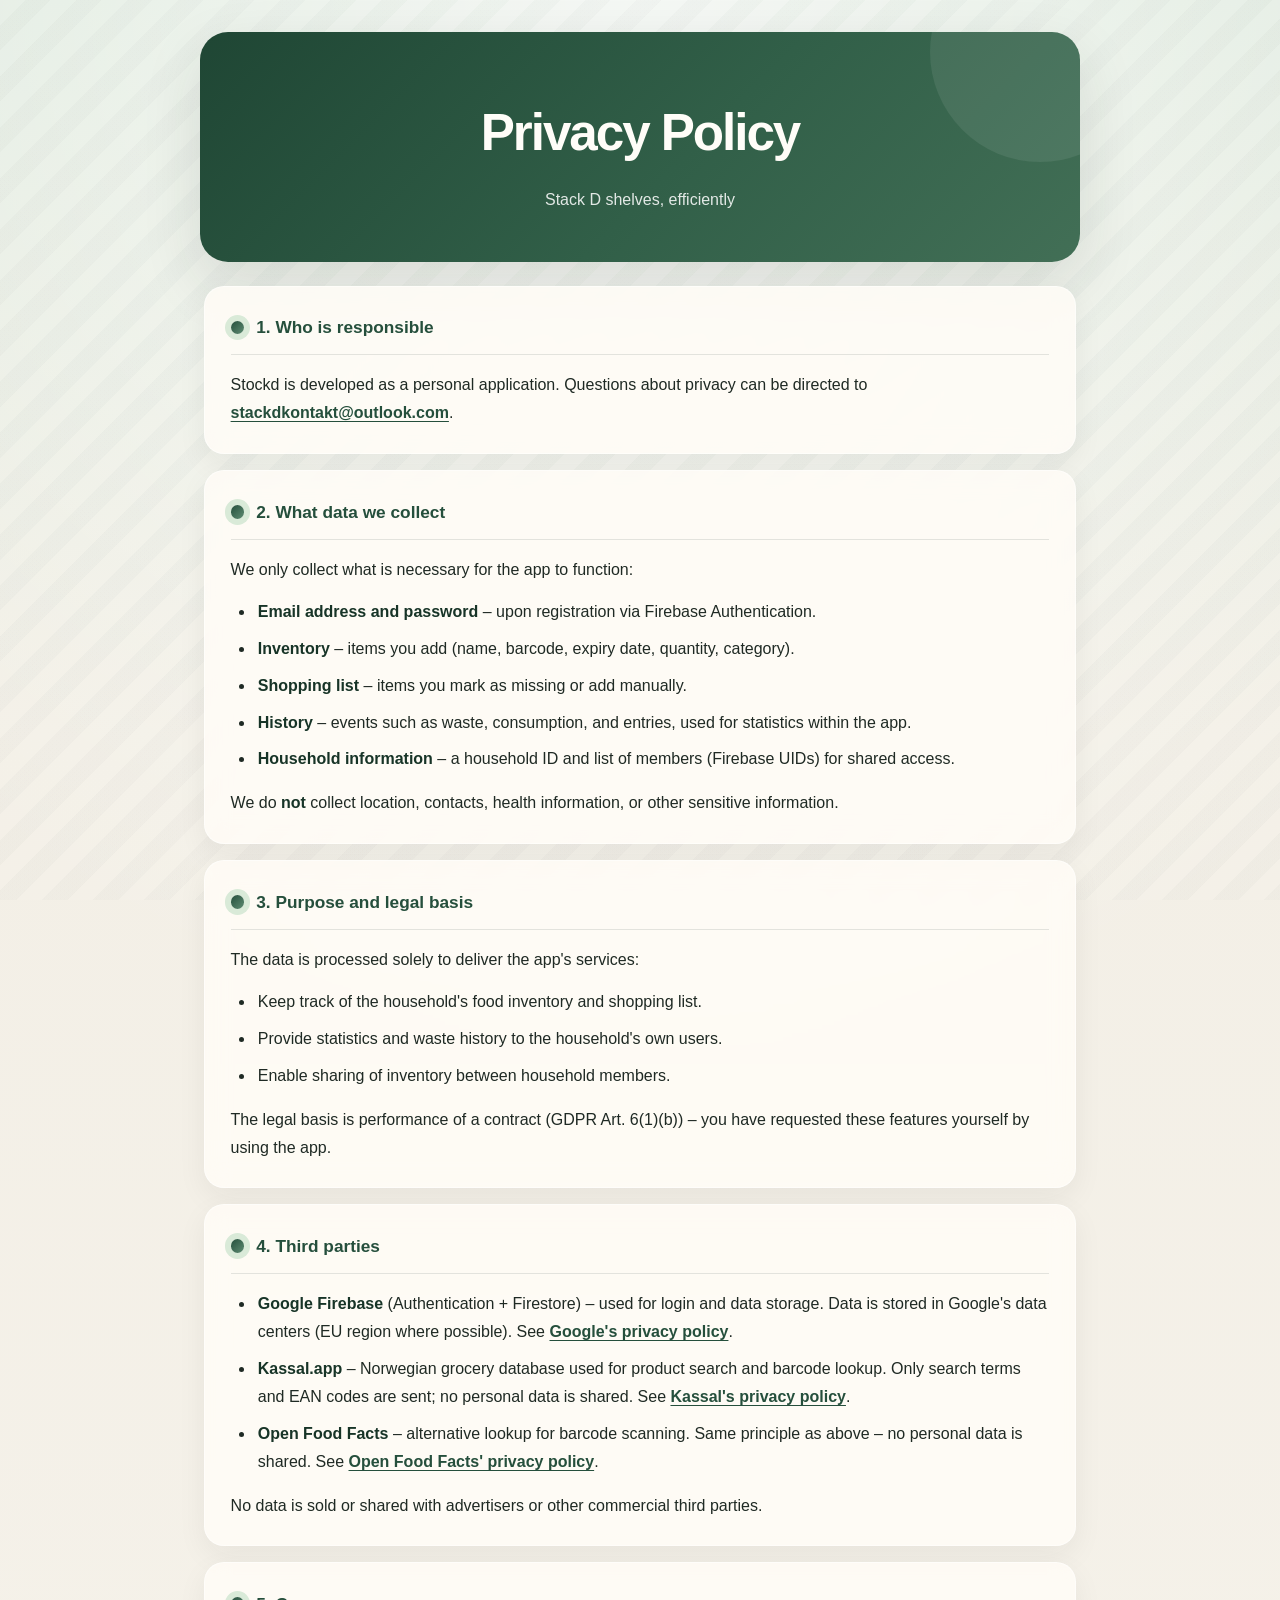
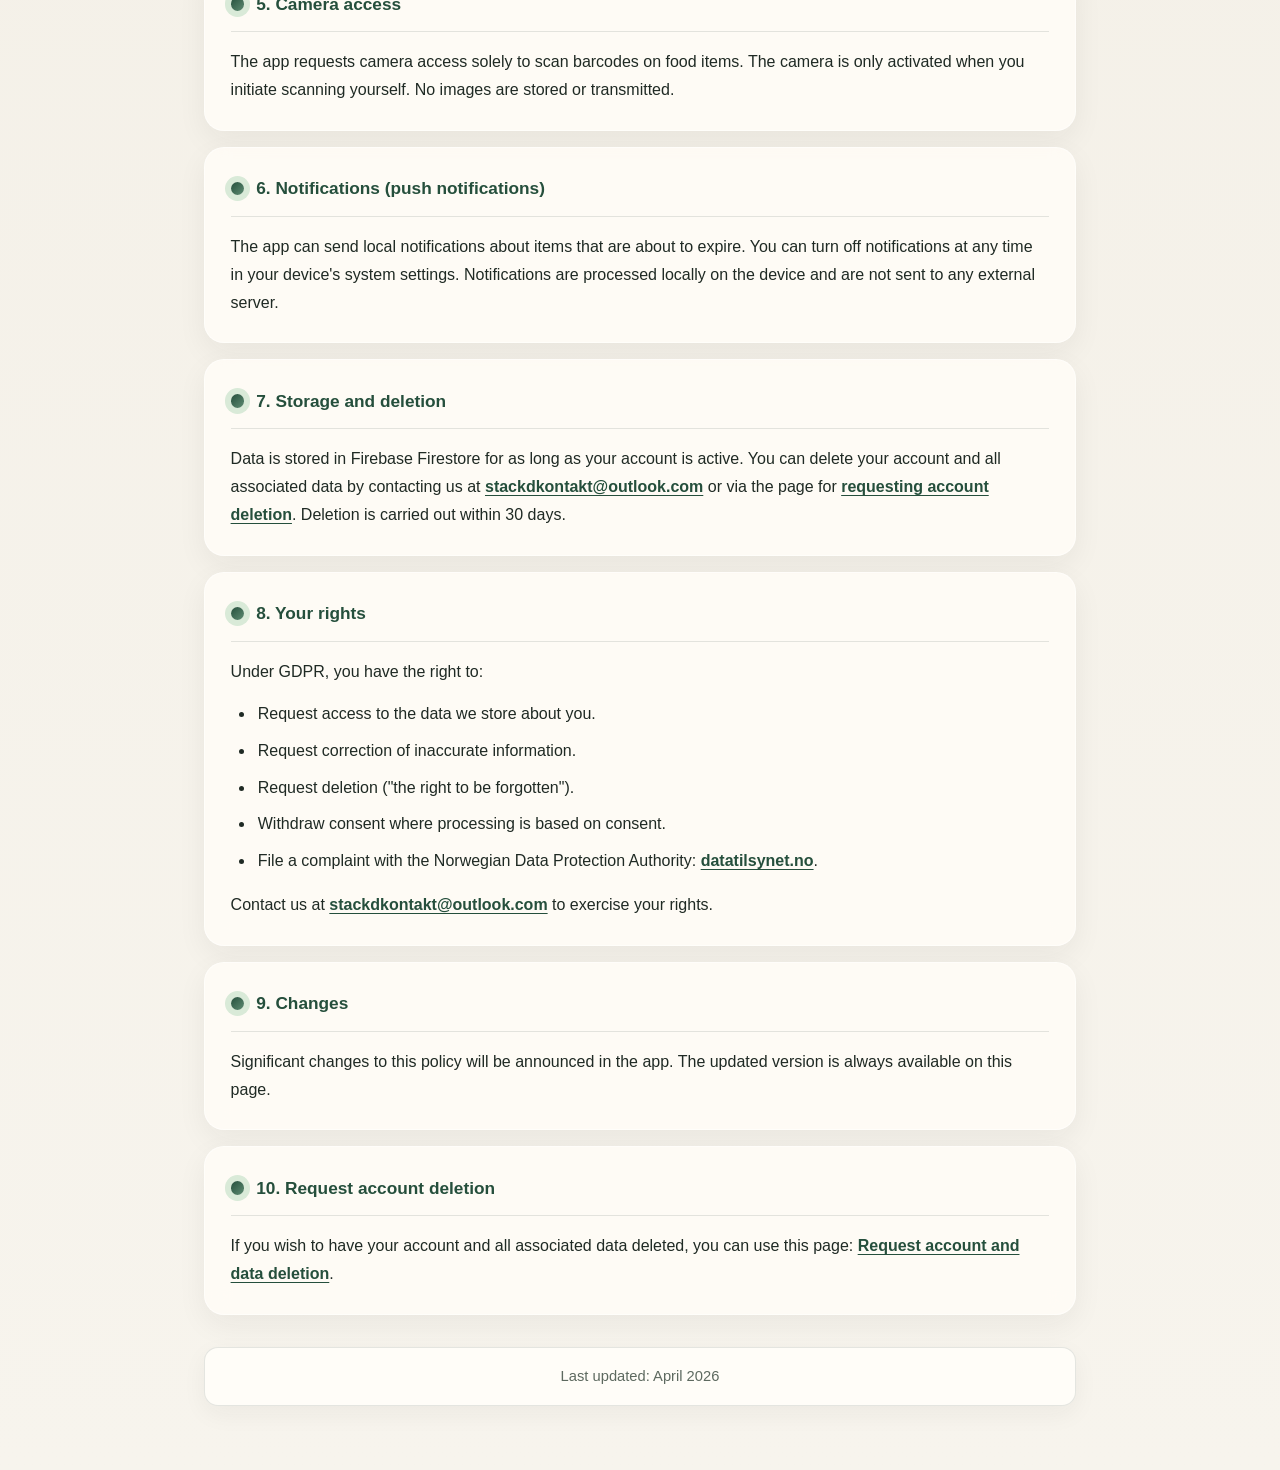
<file: index.html>
<!DOCTYPE html>
<html lang="en">
<head>
  <meta charset="UTF-8" />
  <meta name="viewport" content="width=device-width, initial-scale=1.0" />
  <title>Privacy Policy – Stockd</title>
  <link rel="stylesheet" href="style.css" />
</head>
<body>

<header>
  <h1>Privacy Policy</h1>
  <p>Stack D shelves, efficiently</p>
</header>

<main>

  <section>
    <h2>1. Who is responsible</h2>
    <p>
      Stockd is developed as a personal application. Questions about privacy can be directed to
      <a href="mailto:stackdkontakt@outlook.com">stackdkontakt@outlook.com</a>.
    </p>
  </section>

  <section>
    <h2>2. What data we collect</h2>
    <p>We only collect what is necessary for the app to function:</p>
    <ul>
      <li><strong>Email address and password</strong> – upon registration via Firebase Authentication.</li>
      <li><strong>Inventory</strong> – items you add (name, barcode, expiry date, quantity, category).</li>
      <li><strong>Shopping list</strong> – items you mark as missing or add manually.</li>
      <li><strong>History</strong> – events such as waste, consumption, and entries, used for statistics within the app.</li>
      <li><strong>Household information</strong> – a household ID and list of members (Firebase UIDs) for shared access.</li>
    </ul>
    <p>We do <strong>not</strong> collect location, contacts, health information, or other sensitive information.</p>
  </section>

  <section>
    <h2>3. Purpose and legal basis</h2>
    <p>The data is processed solely to deliver the app's services:</p>
    <ul>
      <li>Keep track of the household's food inventory and shopping list.</li>
      <li>Provide statistics and waste history to the household's own users.</li>
      <li>Enable sharing of inventory between household members.</li>
    </ul>
    <p>The legal basis is performance of a contract (GDPR Art. 6(1)(b)) – you have requested these features yourself by using the app.</p>
  </section>

  <section>
    <h2>4. Third parties</h2>
    <ul>
      <li>
        <strong>Google Firebase</strong> (Authentication + Firestore) – used for login and data storage.
        Data is stored in Google's data centers (EU region where possible).
        See <a href="https://firebase.google.com/support/privacy" target="_blank" rel="noopener">Google's privacy policy</a>.
      </li>
      <li>
        <strong>Kassal.app</strong> – Norwegian grocery database used for product search and barcode lookup.
        Only search terms and EAN codes are sent; no personal data is shared.
        See <a href="https://kassal.app/personvern" target="_blank" rel="noopener">Kassal's privacy policy</a>.
      </li>
      <li>
        <strong>Open Food Facts</strong> – alternative lookup for barcode scanning.
        Same principle as above – no personal data is shared.
        See <a href="https://world.openfoodfacts.org/privacy" target="_blank" rel="noopener">Open Food Facts' privacy policy</a>.
      </li>
    </ul>
    <p>No data is sold or shared with advertisers or other commercial third parties.</p>
  </section>

  <section>
    <h2>5. Camera access</h2>
    <p>
      The app requests camera access solely to scan barcodes on food items.
      The camera is only activated when you initiate scanning yourself. No images are stored or transmitted.
    </p>
  </section>

  <section>
    <h2>6. Notifications (push notifications)</h2>
    <p>
      The app can send local notifications about items that are about to expire. You can turn off
      notifications at any time in your device's system settings. Notifications are processed locally
      on the device and are not sent to any external server.
    </p>
  </section>

  <section>
    <h2>7. Storage and deletion</h2>
    <p>
      Data is stored in Firebase Firestore for as long as your account is active.
      You can delete your account and all associated data by contacting us at
      <a href="mailto:stackdkontakt@outlook.com">stackdkontakt@outlook.com</a>
      or via the page for <a href="slett-konto.html">requesting account deletion</a>.
      Deletion is carried out within 30 days.
    </p>
  </section>

  <section>
    <h2>8. Your rights</h2>
    <p>Under GDPR, you have the right to:</p>
    <ul>
      <li>Request access to the data we store about you.</li>
      <li>Request correction of inaccurate information.</li>
      <li>Request deletion ("the right to be forgotten").</li>
      <li>Withdraw consent where processing is based on consent.</li>
      <li>File a complaint with the Norwegian Data Protection Authority: <a href="https://www.datatilsynet.no" target="_blank" rel="noopener">datatilsynet.no</a>.</li>
    </ul>
    <p>Contact us at <a href="mailto:stackdkontakt@outlook.com">stackdkontakt@outlook.com</a> to exercise your rights.</p>
  </section>

  <section>
    <h2>9. Changes</h2>
    <p>
      Significant changes to this policy will be announced in the app. The updated version is always
      available on this page.
    </p>
  </section>

  <section>
    <h2>10. Request account deletion</h2>
    <p>
      If you wish to have your account and all associated data deleted, you can use
      this page: <a href="slett-konto.html">Request account and data deletion</a>.
    </p>
  </section>

  <p class="updated">Last updated: April 2026</p>

</main>

</body>
</html>
</file>
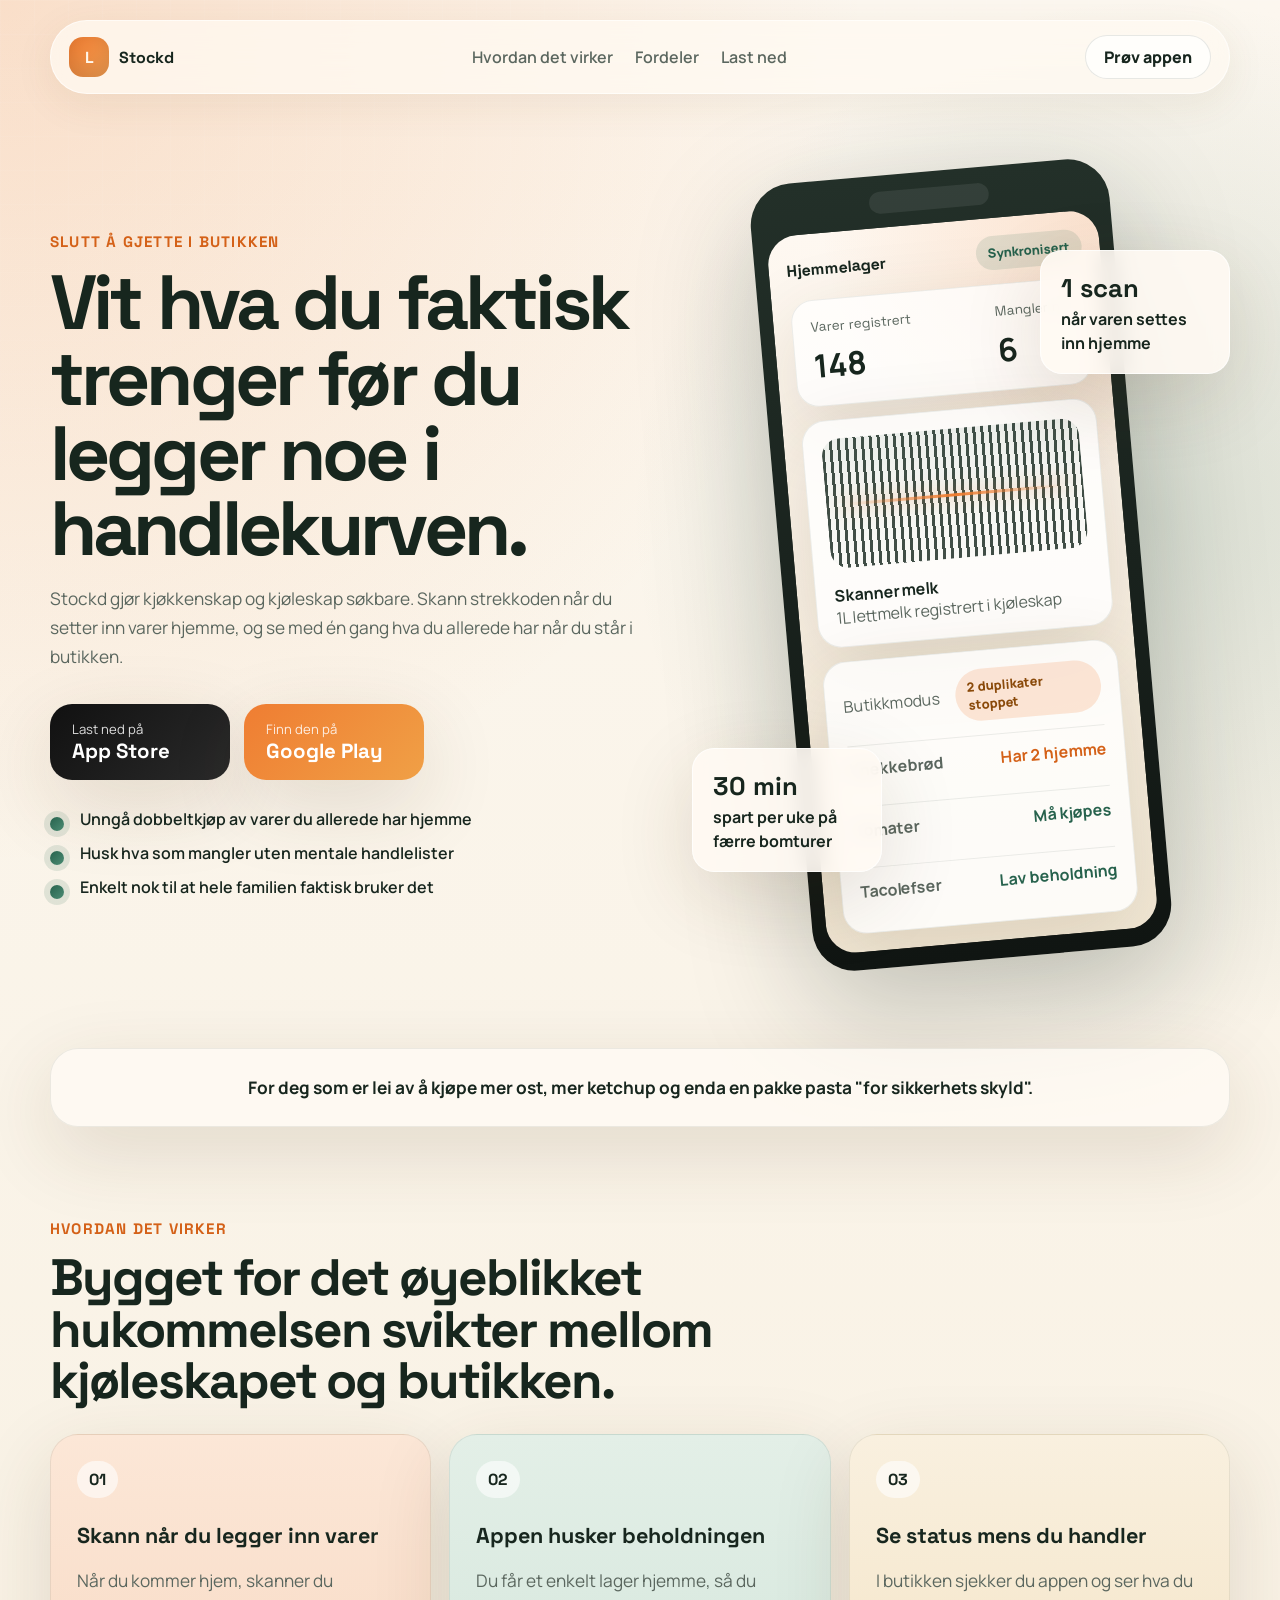
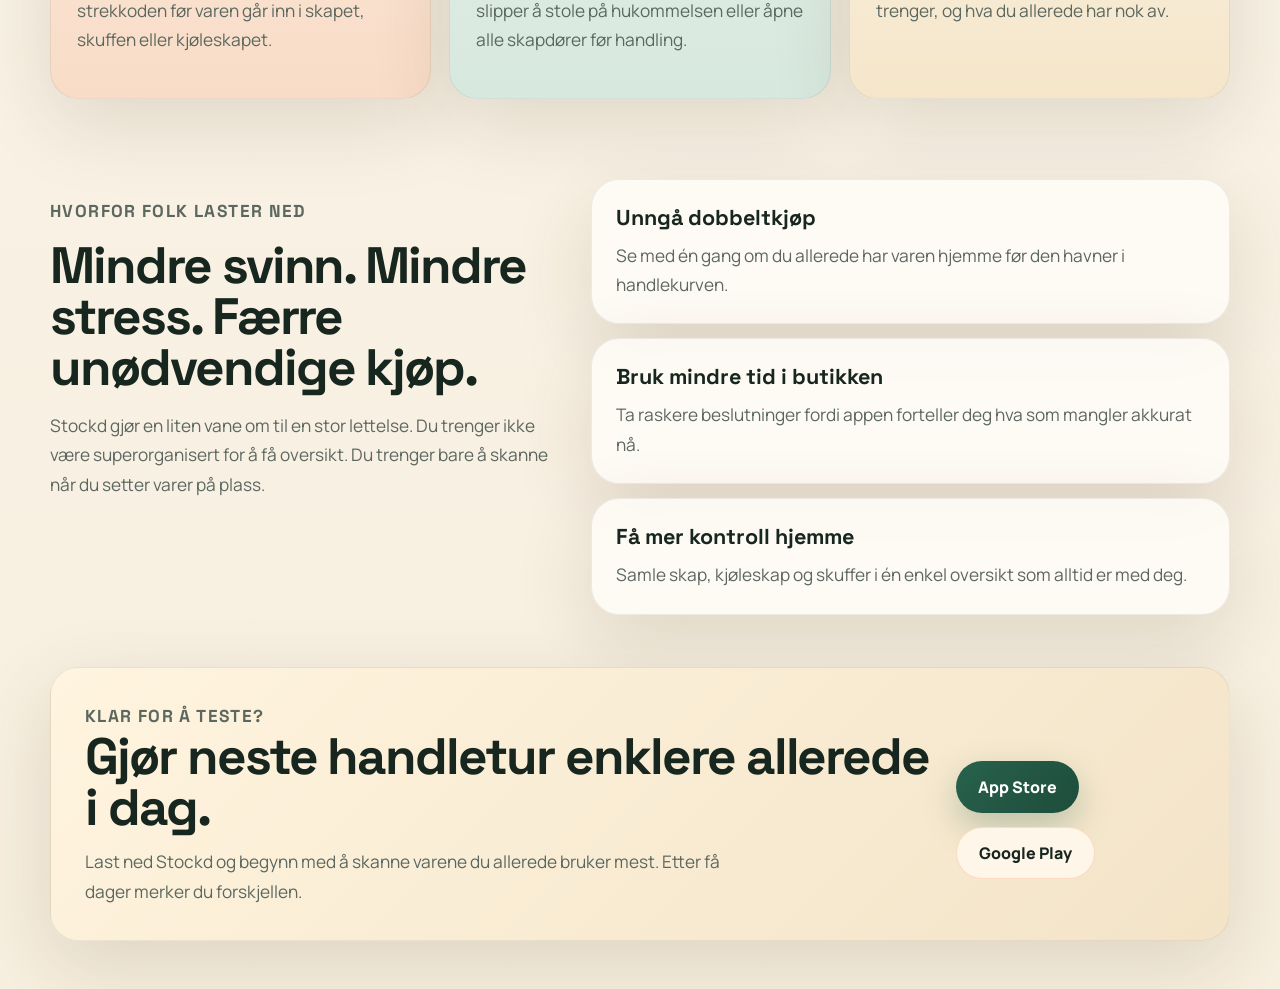
<file: landingPageStackd/index.html>
<!DOCTYPE html>
<html lang="no">
<head>
  <meta charset="UTF-8">
  <meta name="viewport" content="width=device-width, initial-scale=1.0">
  <title>Stockd | Få kontroll på hva du har hjemme</title>
  <meta
    name="description"
    content="Skann varene når du setter dem inn i skapet eller kjøleskapet, og få alltid oversikt over hva du har hjemme før du går i butikken."
  >
  <link rel="preconnect" href="https://fonts.googleapis.com">
  <link rel="preconnect" href="https://fonts.gstatic.com" crossorigin>
  <link
    href="https://fonts.googleapis.com/css2?family=Space+Grotesk:wght@400;500;700&family=Manrope:wght@400;500;700;800&display=swap"
    rel="stylesheet"
  >
  <link rel="stylesheet" href="styles.css">
</head>
<body>
  <div class="page-shell">
    <header class="topbar">
      <a class="brand" href="#top" aria-label="Stockd">
        <span class="brand-mark">L</span>
        <span class="brand-text">Stockd</span>
      </a>
      <nav class="nav">
        <a href="#hvordan">Hvordan det virker</a>
        <a href="#fordeler">Fordeler</a>
        <a href="#last-ned">Last ned</a>
      </nav>
      <a class="button button-small button-ghost" href="#last-ned">Prøv appen</a>
    </header>

    <main id="top">
      <section class="hero">
        <div class="hero-copy">
          <p class="eyebrow">Slutt å gjette i butikken</p>
          <h1>Vit hva du faktisk trenger før du legger noe i handlekurven.</h1>
          <p class="lead">
            Stockd gjør kjøkkenskap og kjøleskap søkbare. Skann strekkoden når du setter
            inn varer hjemme, og se med én gang hva du allerede har når du står i butikken.
          </p>

          <div class="hero-actions" id="last-ned">
            <a class="store-button app-store" href="#" aria-label="Last ned på App Store">
              <span class="store-kicker">Last ned på</span>
              <span class="store-name">App Store</span>
            </a>
            <a class="store-button play-store" href="#" aria-label="Last ned på Google Play">
              <span class="store-kicker">Finn den på</span>
              <span class="store-name">Google Play</span>
            </a>
          </div>

          <ul class="hero-points">
            <li>Unngå dobbeltkjøp av varer du allerede har hjemme</li>
            <li>Husk hva som mangler uten mentale handlelister</li>
            <li>Enkelt nok til at hele familien faktisk bruker det</li>
          </ul>
        </div>

        <div class="hero-visual">
          <div class="device-card">
            <div class="device-notch"></div>
            <div class="app-screen">
              <div class="screen-top">
                <p class="screen-label">Hjemmelager</p>
                <span class="status-pill live">Synkronisert</span>
              </div>

              <div class="inventory-summary">
                <div>
                  <p class="summary-label">Varer registrert</p>
                  <strong>148</strong>
                </div>
                <div>
                  <p class="summary-label">Mangler nå</p>
                  <strong>6</strong>
                </div>
              </div>

              <div class="scan-card">
                <div class="scan-window">
                  <div class="scan-line"></div>
                </div>
                <div>
                  <p class="scan-title">Skanner melk</p>
                  <p class="scan-copy">1L lettmelk registrert i kjøleskap</p>
                </div>
              </div>

              <div class="shopping-card">
                <div class="shopping-card-top">
                  <p>Butikkmodus</p>
                  <span class="status-pill warn">2 duplikater stoppet</span>
                </div>

                <div class="shopping-item muted">
                  <span>Knekkebrød</span>
                  <span>Har 2 hjemme</span>
                </div>
                <div class="shopping-item">
                  <span>Tomater</span>
                  <span>Må kjøpes</span>
                </div>
                <div class="shopping-item">
                  <span>Tacolefser</span>
                  <span>Lav beholdning</span>
                </div>
              </div>
            </div>
          </div>

          <div class="floating-note note-left">
            <span class="note-value">30 min</span>
            spart per uke på færre bomturer
          </div>
          <div class="floating-note note-right">
            <span class="note-value">1 scan</span>
            når varen settes inn hjemme
          </div>
        </div>
      </section>

      <section class="trust-strip">
        <p>For deg som er lei av å kjøpe mer ost, mer ketchup og enda en pakke pasta "for sikkerhets skyld".</p>
      </section>

      <section class="section-grid" id="hvordan">
        <div class="section-heading">
          <p class="eyebrow">Hvordan det virker</p>
          <h2>Bygget for det øyeblikket hukommelsen svikter mellom kjøleskapet og butikken.</h2>
        </div>

        <div class="feature-grid">
          <article class="feature-card accent-orange">
            <span class="feature-number">01</span>
            <h3>Skann når du legger inn varer</h3>
            <p>
              Når du kommer hjem, skanner du strekkoden før varen går inn i skapet, skuffen
              eller kjøleskapet.
            </p>
          </article>

          <article class="feature-card accent-green">
            <span class="feature-number">02</span>
            <h3>Appen husker beholdningen</h3>
            <p>
              Du får et enkelt lager hjemme, så du slipper å stole på hukommelsen eller åpne
              alle skapdører før handling.
            </p>
          </article>

          <article class="feature-card accent-cream">
            <span class="feature-number">03</span>
            <h3>Se status mens du handler</h3>
            <p>
              I butikken sjekker du appen og ser hva du trenger, og hva du allerede har nok av.
            </p>
          </article>
        </div>
      </section>

      <section class="benefits" id="fordeler">
        <div class="benefits-copy">
          <p class="eyebrow">Hvorfor folk laster ned</p>
          <h2>Mindre svinn. Mindre stress. Færre unødvendige kjøp.</h2>
          <p>
            Stockd gjør en liten vane om til en stor lettelse. Du trenger ikke være superorganisert
            for å få oversikt. Du trenger bare å skanne når du setter varer på plass.
          </p>
        </div>

        <div class="benefits-list">
          <article class="benefit-row">
            <h3>Unngå dobbeltkjøp</h3>
            <p>Se med én gang om du allerede har varen hjemme før den havner i handlekurven.</p>
          </article>

          <article class="benefit-row">
            <h3>Bruk mindre tid i butikken</h3>
            <p>Ta raskere beslutninger fordi appen forteller deg hva som mangler akkurat nå.</p>
          </article>

          <article class="benefit-row">
            <h3>Få mer kontroll hjemme</h3>
            <p>Samle skap, kjøleskap og skuffer i én enkel oversikt som alltid er med deg.</p>
          </article>
        </div>
      </section>

      <section class="cta-panel">
        <div>
          <p class="eyebrow">Klar for å teste?</p>
          <h2>Gjør neste handletur enklere allerede i dag.</h2>
          <p>
            Last ned Stockd og begynn med å skanne varene du allerede bruker mest. Etter få dager
            merker du forskjellen.
          </p>
        </div>

        <div class="cta-actions">
          <a class="button button-primary" href="#">App Store</a>
          <a class="button button-secondary" href="#">Google Play</a>
        </div>
      </section>
    </main>
  </div>

  <script src="script.js"></script>
</body>
</html>
</file>
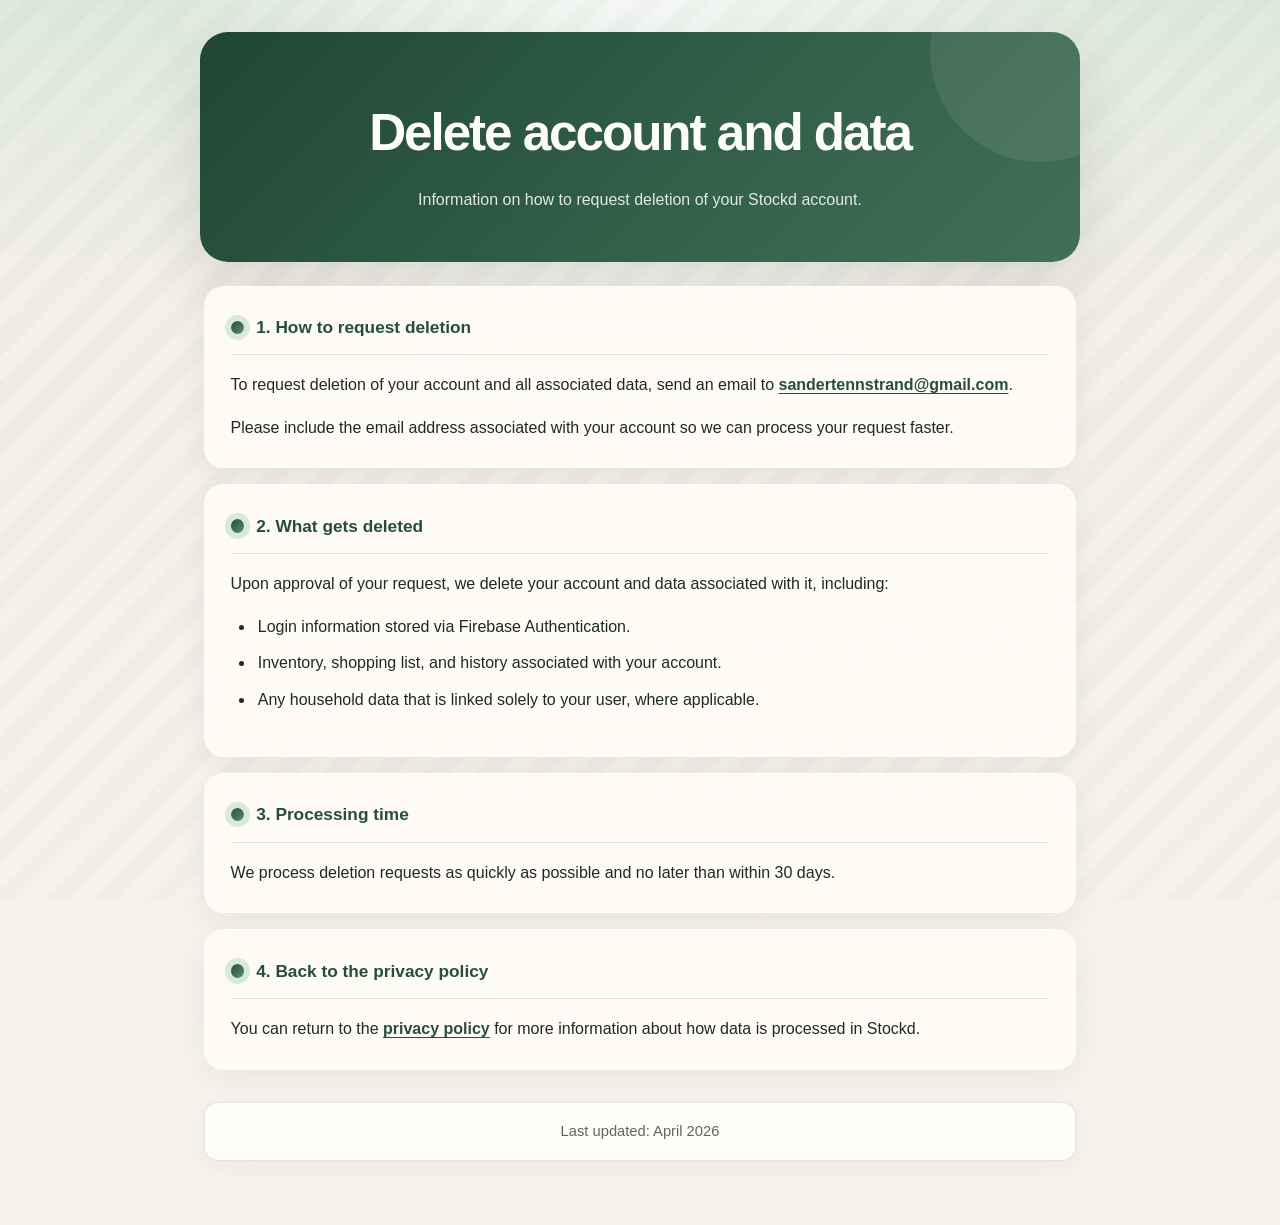
<file: slett-konto.html>
<!DOCTYPE html>
<html lang="en">
<head>
  <meta charset="UTF-8" />
  <meta name="viewport" content="width=device-width, initial-scale=1.0" />
  <title>Request Account Deletion - Stockd</title>
  <link rel="stylesheet" href="style.css" />
</head>
<body>

<header>
  <h1>Delete account and data</h1>
  <p>Information on how to request deletion of your Stockd account.</p>
</header>

<main>
  <section>
    <h2>1. How to request deletion</h2>
    <p>
      To request deletion of your account and all associated data, send an email to
      <a href="mailto:sandertennstrand@gmail.com?subject=Account%20Deletion%20Request">sandertennstrand@gmail.com</a>.
    </p>
    <p>
      Please include the email address associated with your account so we can
      process your request faster.
    </p>
  </section>

  <section>
    <h2>2. What gets deleted</h2>
    <p>Upon approval of your request, we delete your account and data associated with it, including:</p>
    <ul>
      <li>Login information stored via Firebase Authentication.</li>
      <li>Inventory, shopping list, and history associated with your account.</li>
      <li>Any household data that is linked solely to your user, where applicable.</li>
    </ul>
  </section>

  <section>
    <h2>3. Processing time</h2>
    <p>
      We process deletion requests as quickly as possible and no later than within 30 days.
    </p>
  </section>

  <section>
    <h2>4. Back to the privacy policy</h2>
    <p>
      You can return to the <a href="index.html">privacy policy</a> for more information about
      how data is processed in Stockd.
    </p>
  </section>

  <p class="updated">Last updated: April 2026</p>
</main>

</body>
</html>
</file>
<file: style.css>
:root {
  --bg: #f3efe6;
  --bg-accent: #dce8db;
  --surface: rgba(255, 252, 246, 0.88);
  --surface-strong: #fffdf8;
  --text: #1f2a24;
  --muted: #5d695f;
  --line: rgba(35, 60, 48, 0.12);
  --brand: #254f3c;
  --brand-soft: #d9ead8;
  --shadow: 0 22px 60px rgba(31, 42, 36, 0.12);
  --radius-xl: 28px;
  --radius-lg: 20px;
  --radius-md: 14px;
}

*, *::before, *::after {
  box-sizing: border-box;
  margin: 0;
  padding: 0;
}

html {
  scroll-behavior: smooth;
}

body {
  font-family: "Segoe UI", Arial, sans-serif;
  background:
    radial-gradient(circle at top, rgba(255, 255, 255, 0.7), transparent 34%),
    linear-gradient(180deg, var(--bg-accent) 0%, var(--bg) 24%, #f7f4ed 100%);
  color: var(--text);
  line-height: 1.75;
  min-height: 100vh;
  padding: 2rem 1rem 4rem;
}

body::before {
  content: "";
  position: fixed;
  inset: 0;
  pointer-events: none;
  background:
    linear-gradient(rgba(255, 255, 255, 0.08), rgba(255, 255, 255, 0.08)),
    repeating-linear-gradient(
      135deg,
      transparent 0,
      transparent 18px,
      rgba(37, 79, 60, 0.025) 18px,
      rgba(37, 79, 60, 0.025) 36px
    );
  z-index: -1;
}

header,
main {
  width: min(100%, 880px);
  margin: 0 auto;
}

header {
  position: relative;
  overflow: hidden;
  background: linear-gradient(135deg, #1f4634 0%, #315f48 55%, #426f56 100%);
  color: #fffdf8;
  padding: 3.5rem 1.5rem 3rem;
  text-align: center;
  border-radius: var(--radius-xl);
  box-shadow: var(--shadow);
  margin-bottom: 1.5rem;
}

header::after {
  content: "";
  position: absolute;
  width: 220px;
  height: 220px;
  right: -70px;
  top: -90px;
  border-radius: 50%;
  background: rgba(255, 255, 255, 0.08);
}

header h1 {
  font-size: clamp(2rem, 4vw, 3.2rem);
  font-weight: 800;
  letter-spacing: -0.04em;
  margin-bottom: 0.5rem;
  position: relative;
}

header p {
  color: white;
  font-size: 1rem;
  opacity: 0.86;
  max-width: 32rem;
  margin: 0 auto;
  position: relative;
}

main {
  padding: 0 0.25rem;
}

section {
  background: var(--surface);
  backdrop-filter: blur(12px);
  border: 1px solid rgba(255, 255, 255, 0.5);
  border-radius: var(--radius-lg);
  padding: 1.6rem;
  margin-bottom: 1rem;
  box-shadow: 0 10px 30px rgba(31, 42, 36, 0.06);
  transition: transform 0.2s ease, box-shadow 0.2s ease;
}

section:hover {
  transform: translateY(-2px);
  box-shadow: 0 18px 38px rgba(31, 42, 36, 0.1);
}

h2 {
  font-size: 1.08rem;
  font-weight: 800;
  color: var(--brand);
  margin-bottom: 1rem;
  padding-bottom: 0.75rem;
  border-bottom: 1px solid var(--line);
  display: flex;
  align-items: center;
  gap: 0.75rem;
}

h2::before {
  content: "";
  width: 0.85rem;
  height: 0.85rem;
  border-radius: 999px;
  background: linear-gradient(135deg, var(--brand) 0%, #5e8c72 100%);
  box-shadow: 0 0 0 6px var(--brand-soft);
  flex: none;
}

p {
  margin-bottom: 0.9rem;
  color: var(--text);
}

p:last-child {
  margin-bottom: 0;
}

ul {
  margin: 0.75rem 0 1rem 1.15rem;
  padding-left: 0.35rem;
}

li {
  margin-bottom: 0.55rem;
  padding-left: 0.2rem;
}

strong {
  color: #173427;
}

a {
  color: var(--brand);
  font-weight: 600;
  text-underline-offset: 0.18em;
}

a:hover {
  color: #163426;
}

.updated {
  text-align: center;
  font-size: 0.92rem;
  color: var(--muted);
  margin-top: 2rem;
  padding: 1rem 1.25rem;
  background: var(--surface-strong);
  border: 1px solid var(--line);
  border-radius: var(--radius-md);
  box-shadow: 0 8px 24px rgba(31, 42, 36, 0.05);
}

@media (max-width: 640px) {
  body {
    padding: 1rem 0.75rem 2.5rem;
  }

  header {
    padding: 2.5rem 1.2rem 2.25rem;
    border-radius: 22px;
  }

  section {
    padding: 1.25rem;
  }

  h2 {
    font-size: 1rem;
    gap: 0.6rem;
  }
}
</file>
<file: landingPageStackd/styles.css>
:root {
  --bg: #f8f2e8;
  --bg-strong: #f2e1c2;
  --surface: rgba(255, 252, 247, 0.82);
  --surface-strong: #fff9f0;
  --ink: #17261e;
  --muted: #5b675f;
  --line: rgba(23, 38, 30, 0.1);
  --orange: #ef7d32;
  --orange-dark: #d46118;
  --green: #27624d;
  --green-soft: #dce9df;
  --cream: #f6e7ca;
  --shadow: 0 24px 80px rgba(70, 51, 20, 0.14);
  --radius-xl: 32px;
  --radius-lg: 24px;
  --radius-md: 18px;
  --max-width: 1180px;
}

* {
  box-sizing: border-box;
}

html {
  scroll-behavior: smooth;
}

body {
  margin: 0;
  font-family: "Manrope", sans-serif;
  color: var(--ink);
  background:
    radial-gradient(circle at top left, rgba(239, 125, 50, 0.2), transparent 30%),
    radial-gradient(circle at 90% 20%, rgba(39, 98, 77, 0.16), transparent 22%),
    linear-gradient(180deg, #fcf7ef 0%, #f7efdf 100%);
}

body::before {
  content: "";
  position: fixed;
  inset: 0;
  pointer-events: none;
  background-image:
    linear-gradient(rgba(255, 255, 255, 0.15) 1px, transparent 1px),
    linear-gradient(90deg, rgba(255, 255, 255, 0.15) 1px, transparent 1px);
  background-size: 34px 34px;
  mask-image: linear-gradient(180deg, rgba(0, 0, 0, 0.42), transparent 85%);
}

.page-shell {
  width: min(calc(100% - 32px), var(--max-width));
  margin: 0 auto;
  padding-bottom: 48px;
}

.topbar {
  position: sticky;
  top: 16px;
  z-index: 10;
  display: flex;
  align-items: center;
  justify-content: space-between;
  gap: 16px;
  margin-top: 20px;
  padding: 14px 18px;
  background: rgba(255, 250, 242, 0.75);
  border: 1px solid rgba(255, 255, 255, 0.6);
  border-radius: 999px;
  backdrop-filter: blur(20px);
  box-shadow: 0 10px 40px rgba(99, 71, 31, 0.08);
}

.brand,
.nav a,
.button,
.store-button {
  text-decoration: none;
  color: inherit;
}

.brand {
  display: inline-flex;
  align-items: center;
  gap: 10px;
  font-family: "Space Grotesk", sans-serif;
  font-weight: 700;
}

.brand-mark {
  display: grid;
  place-items: center;
  width: 40px;
  height: 40px;
  border-radius: 14px;
  color: #fff7eb;
  background: linear-gradient(135deg, var(--orange), #f29d51);
  box-shadow: inset 0 -8px 20px rgba(0, 0, 0, 0.12);
}

.nav {
  display: flex;
  align-items: center;
  gap: 22px;
}

.nav a {
  color: var(--muted);
  font-weight: 600;
}

.button {
  display: inline-flex;
  align-items: center;
  justify-content: center;
  min-height: 52px;
  padding: 0 22px;
  border-radius: 999px;
  font-weight: 800;
  transition: transform 180ms ease, box-shadow 180ms ease, background 180ms ease;
}

.button:hover,
.store-button:hover {
  transform: translateY(-2px);
}

.button-small {
  min-height: 44px;
  padding: 0 18px;
}

.button-ghost {
  background: rgba(255, 255, 255, 0.72);
  border: 1px solid var(--line);
}

.button-primary {
  color: white;
  background: linear-gradient(135deg, var(--green), #1e4c3b);
  box-shadow: 0 14px 34px rgba(39, 98, 77, 0.28);
}

.button-secondary {
  background: #fff6ea;
  border: 1px solid rgba(239, 125, 50, 0.22);
}

.hero {
  display: grid;
  grid-template-columns: 1.05fr 0.95fr;
  gap: 48px;
  align-items: center;
  padding: 76px 0 56px;
}

.eyebrow {
  margin: 0 0 14px;
  font-family: "Space Grotesk", sans-serif;
  font-size: 0.95rem;
  font-weight: 700;
  letter-spacing: 0.08em;
  text-transform: uppercase;
  color: var(--orange-dark);
}

h1,
h2,
h3,
.store-name,
.note-value,
.summary-label,
.screen-label {
  font-family: "Space Grotesk", sans-serif;
}

h1 {
  margin: 0;
  font-size: clamp(3rem, 6vw, 5.4rem);
  line-height: 0.98;
  letter-spacing: -0.05em;
}

h2 {
  margin: 0;
  font-size: clamp(2rem, 4vw, 3.2rem);
  line-height: 1;
  letter-spacing: -0.04em;
}

h3 {
  margin: 0 0 12px;
  font-size: 1.35rem;
}

.lead,
.benefits-copy p,
.cta-panel p,
.feature-card p,
.benefit-row p,
.trust-strip p {
  font-size: 1.08rem;
  line-height: 1.7;
  color: var(--muted);
}

.hero-actions,
.cta-actions {
  display: flex;
  flex-wrap: wrap;
  gap: 14px;
  margin-top: 32px;
}

.store-button {
  display: flex;
  flex-direction: column;
  justify-content: center;
  min-width: 180px;
  padding: 16px 22px;
  border-radius: 22px;
  color: white;
  box-shadow: var(--shadow);
}

.app-store {
  background: linear-gradient(135deg, #111111, #2a2a2a);
}

.play-store {
  background: linear-gradient(135deg, var(--orange), #f0a046);
}

.store-kicker {
  font-size: 0.82rem;
  opacity: 0.85;
}

.store-name {
  font-size: 1.28rem;
  font-weight: 700;
}

.hero-points {
  display: grid;
  gap: 12px;
  padding: 0;
  margin: 28px 0 0;
  list-style: none;
}

.hero-points li {
  position: relative;
  padding-left: 30px;
  font-weight: 600;
}

.hero-points li::before {
  content: "";
  position: absolute;
  left: 0;
  top: 9px;
  width: 14px;
  height: 14px;
  border-radius: 50%;
  background: linear-gradient(135deg, var(--green), #4c8c74);
  box-shadow: 0 0 0 6px rgba(39, 98, 77, 0.12);
}

.hero-visual {
  position: relative;
  min-height: 650px;
  display: grid;
  place-items: center;
}

.device-card {
  width: min(100%, 360px);
  padding: 16px 14px 18px;
  border-radius: 42px;
  background: linear-gradient(180deg, #233029, #101512);
  box-shadow: 0 40px 120px rgba(23, 38, 30, 0.26);
  transform: rotate(-5deg);
}

.device-notch {
  width: 120px;
  height: 22px;
  margin: 0 auto 14px;
  border-radius: 999px;
  background: rgba(255, 255, 255, 0.08);
}

.app-screen {
  display: grid;
  gap: 14px;
  min-height: 620px;
  padding: 18px;
  border-radius: 30px;
  background:
    radial-gradient(circle at top right, rgba(239, 125, 50, 0.18), transparent 35%),
    linear-gradient(180deg, #fef8f1 0%, #f4ead7 100%);
  overflow: hidden;
}

.screen-top,
.inventory-summary,
.shopping-card-top,
.shopping-item {
  display: flex;
  align-items: center;
  justify-content: space-between;
  gap: 16px;
}

.screen-label,
.scan-title {
  margin: 0;
  font-weight: 700;
}

.status-pill {
  padding: 8px 12px;
  border-radius: 999px;
  font-size: 0.8rem;
  font-weight: 800;
}

.live {
  color: var(--green);
  background: rgba(39, 98, 77, 0.12);
}

.warn {
  color: #8a4a0a;
  background: rgba(239, 125, 50, 0.18);
}

.inventory-summary,
.scan-card,
.shopping-card,
.feature-card,
.benefit-row,
.cta-panel,
.trust-strip {
  border: 1px solid rgba(23, 38, 30, 0.08);
  box-shadow: var(--shadow);
}

.inventory-summary {
  padding: 18px;
  border-radius: 22px;
  background: rgba(255, 255, 255, 0.72);
}

.summary-label {
  margin: 0 0 8px;
  font-size: 0.85rem;
  color: var(--muted);
}

.inventory-summary strong {
  font-size: 2rem;
}

.scan-card,
.shopping-card {
  padding: 18px;
  border-radius: 24px;
  background: rgba(255, 255, 255, 0.8);
}

.scan-card {
  display: grid;
  gap: 16px;
}

.scan-window {
  position: relative;
  height: 130px;
  border-radius: 18px;
  background:
    linear-gradient(180deg, rgba(39, 98, 77, 0.08), rgba(39, 98, 77, 0.02)),
    repeating-linear-gradient(
      90deg,
      rgba(23, 38, 30, 0.82) 0,
      rgba(23, 38, 30, 0.82) 3px,
      transparent 3px,
      transparent 8px
    );
  overflow: hidden;
}

.scan-line {
  position: absolute;
  left: 12px;
  right: 12px;
  top: 50%;
  height: 3px;
  border-radius: 999px;
  background: linear-gradient(90deg, transparent, var(--orange), transparent);
  box-shadow: 0 0 18px rgba(239, 125, 50, 0.65);
}

.scan-copy,
.shopping-item,
.shopping-card-top p {
  margin: 0;
  color: var(--muted);
}

.shopping-card {
  display: grid;
  gap: 14px;
}

.shopping-item {
  padding: 12px 0;
  border-top: 1px solid rgba(23, 38, 30, 0.08);
  font-weight: 700;
}

.shopping-item span:last-child {
  color: var(--green);
}

.shopping-item.muted span:last-child {
  color: var(--orange-dark);
}

.floating-note {
  position: absolute;
  max-width: 190px;
  padding: 18px 20px;
  border-radius: 22px;
  font-weight: 700;
  line-height: 1.5;
  background: rgba(255, 250, 243, 0.9);
  border: 1px solid rgba(255, 255, 255, 0.7);
  box-shadow: var(--shadow);
  backdrop-filter: blur(10px);
}

.note-left {
  left: 0;
  bottom: 88px;
}

.note-right {
  right: 0;
  top: 80px;
}

.note-value {
  display: block;
  font-size: 1.6rem;
}

.trust-strip,
.section-grid,
.benefits,
.cta-panel {
  margin-top: 32px;
}

.trust-strip {
  padding: 24px 28px;
  border-radius: 28px;
  background: rgba(255, 251, 245, 0.72);
}

.trust-strip p {
  margin: 0;
  text-align: center;
  font-weight: 700;
  color: var(--ink);
}

.section-grid {
  padding: 60px 0 28px;
}

.section-heading {
  max-width: 760px;
  margin-bottom: 28px;
}

.feature-grid {
  display: grid;
  grid-template-columns: repeat(3, minmax(0, 1fr));
  gap: 18px;
}

.feature-card,
.benefit-row,
.cta-panel {
  border-radius: 28px;
}

.feature-card {
  min-height: 250px;
  padding: 26px;
}

.feature-number {
  display: inline-flex;
  margin-bottom: 24px;
  padding: 8px 12px;
  border-radius: 999px;
  font-family: "Space Grotesk", sans-serif;
  font-weight: 700;
  background: rgba(255, 255, 255, 0.6);
}

.accent-orange {
  background: linear-gradient(180deg, #fce7d7, #f8dcc7);
}

.accent-green {
  background: linear-gradient(180deg, #e3efe7, #d7e8de);
}

.accent-cream {
  background: linear-gradient(180deg, #f9f0df, #f5e6ca);
}

.benefits {
  display: grid;
  grid-template-columns: 0.9fr 1.1fr;
  gap: 18px;
  align-items: start;
  padding: 20px 0;
}

.benefits-copy {
  padding: 18px 0;
}

.benefits-list {
  display: grid;
  gap: 14px;
}

.benefit-row {
  padding: 24px;
  background: rgba(255, 252, 247, 0.86);
}

.benefit-row h3 {
  margin-bottom: 10px;
}

.benefit-row p {
  margin: 0;
}

.cta-panel {
  display: flex;
  align-items: center;
  justify-content: space-between;
  gap: 24px;
  padding: 34px;
  background: linear-gradient(135deg, #fff4df, #f3e4c8);
}

.cta-panel h2 {
  margin-bottom: 14px;
}

.cta-panel p {
  margin: 0;
  max-width: 680px;
}

[data-reveal] {
  opacity: 0;
  transform: translateY(18px);
  transition: opacity 600ms ease, transform 600ms ease;
}

[data-reveal].visible {
  opacity: 1;
  transform: translateY(0);
}

@media (max-width: 980px) {
  .topbar {
    border-radius: 28px;
  }

  .nav {
    display: none;
  }

  .hero,
  .benefits,
  .cta-panel {
    grid-template-columns: 1fr;
    display: grid;
  }

  .hero {
    padding-top: 40px;
  }

  .hero-visual {
    min-height: auto;
    padding: 28px 0 80px;
  }

  .feature-grid {
    grid-template-columns: 1fr;
  }

  .note-left {
    left: 16px;
    bottom: 18px;
  }

  .note-right {
    right: 16px;
    top: 10px;
  }
}

@media (max-width: 640px) {
  .page-shell {
    width: min(calc(100% - 20px), var(--max-width));
  }

  .topbar {
    top: 10px;
    padding: 14px;
  }

  .button-small {
    display: none;
  }

  .hero {
    gap: 26px;
  }

  h1 {
    font-size: 2.9rem;
  }

  .lead {
    font-size: 1rem;
  }

  .store-button,
  .button {
    width: 100%;
  }

  .device-card {
    width: 100%;
    transform: none;
  }

  .app-screen {
    min-height: 560px;
    padding: 14px;
  }

  .floating-note {
    position: static;
    max-width: none;
  }

  .hero-visual {
    gap: 16px;
    display: grid;
    padding-bottom: 0;
  }

  .trust-strip,
  .feature-card,
  .benefit-row,
  .cta-panel {
    border-radius: 22px;
  }

  .cta-panel {
    padding: 26px 20px;
  }
}
</file>
